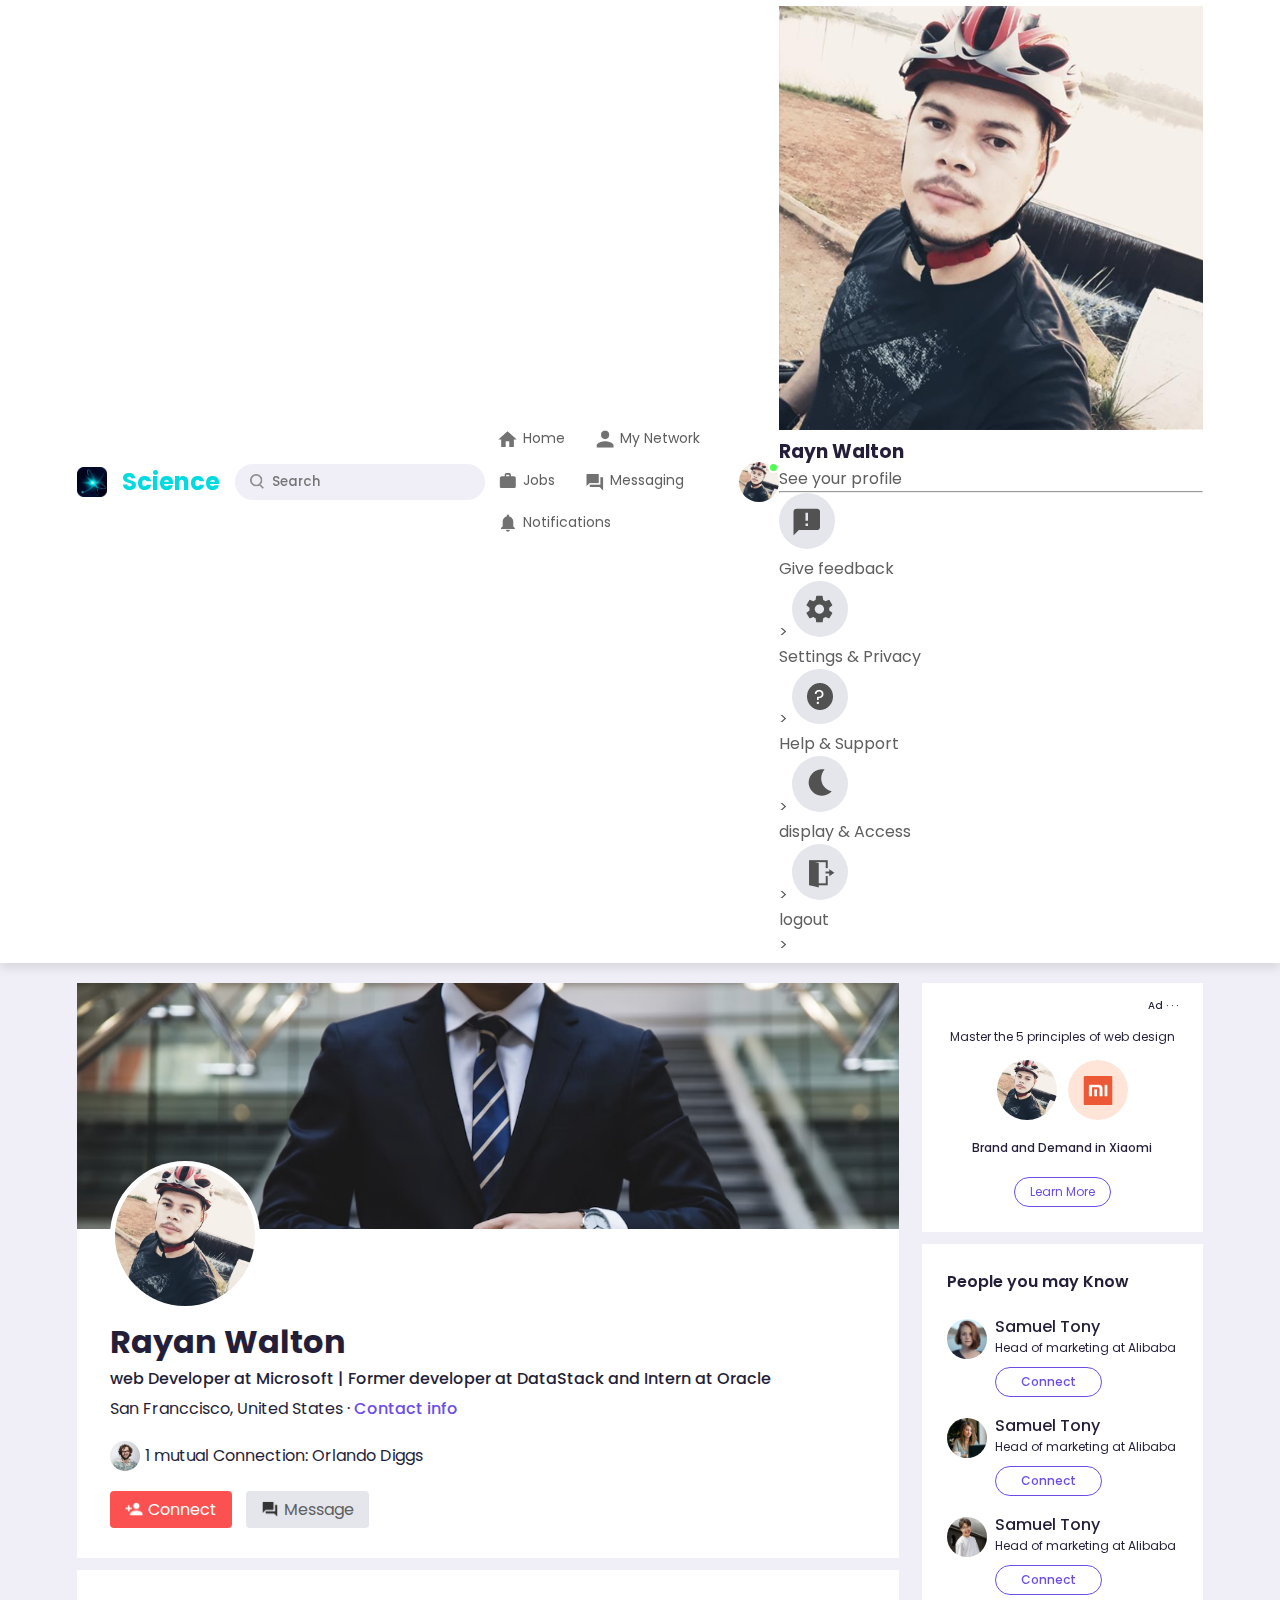
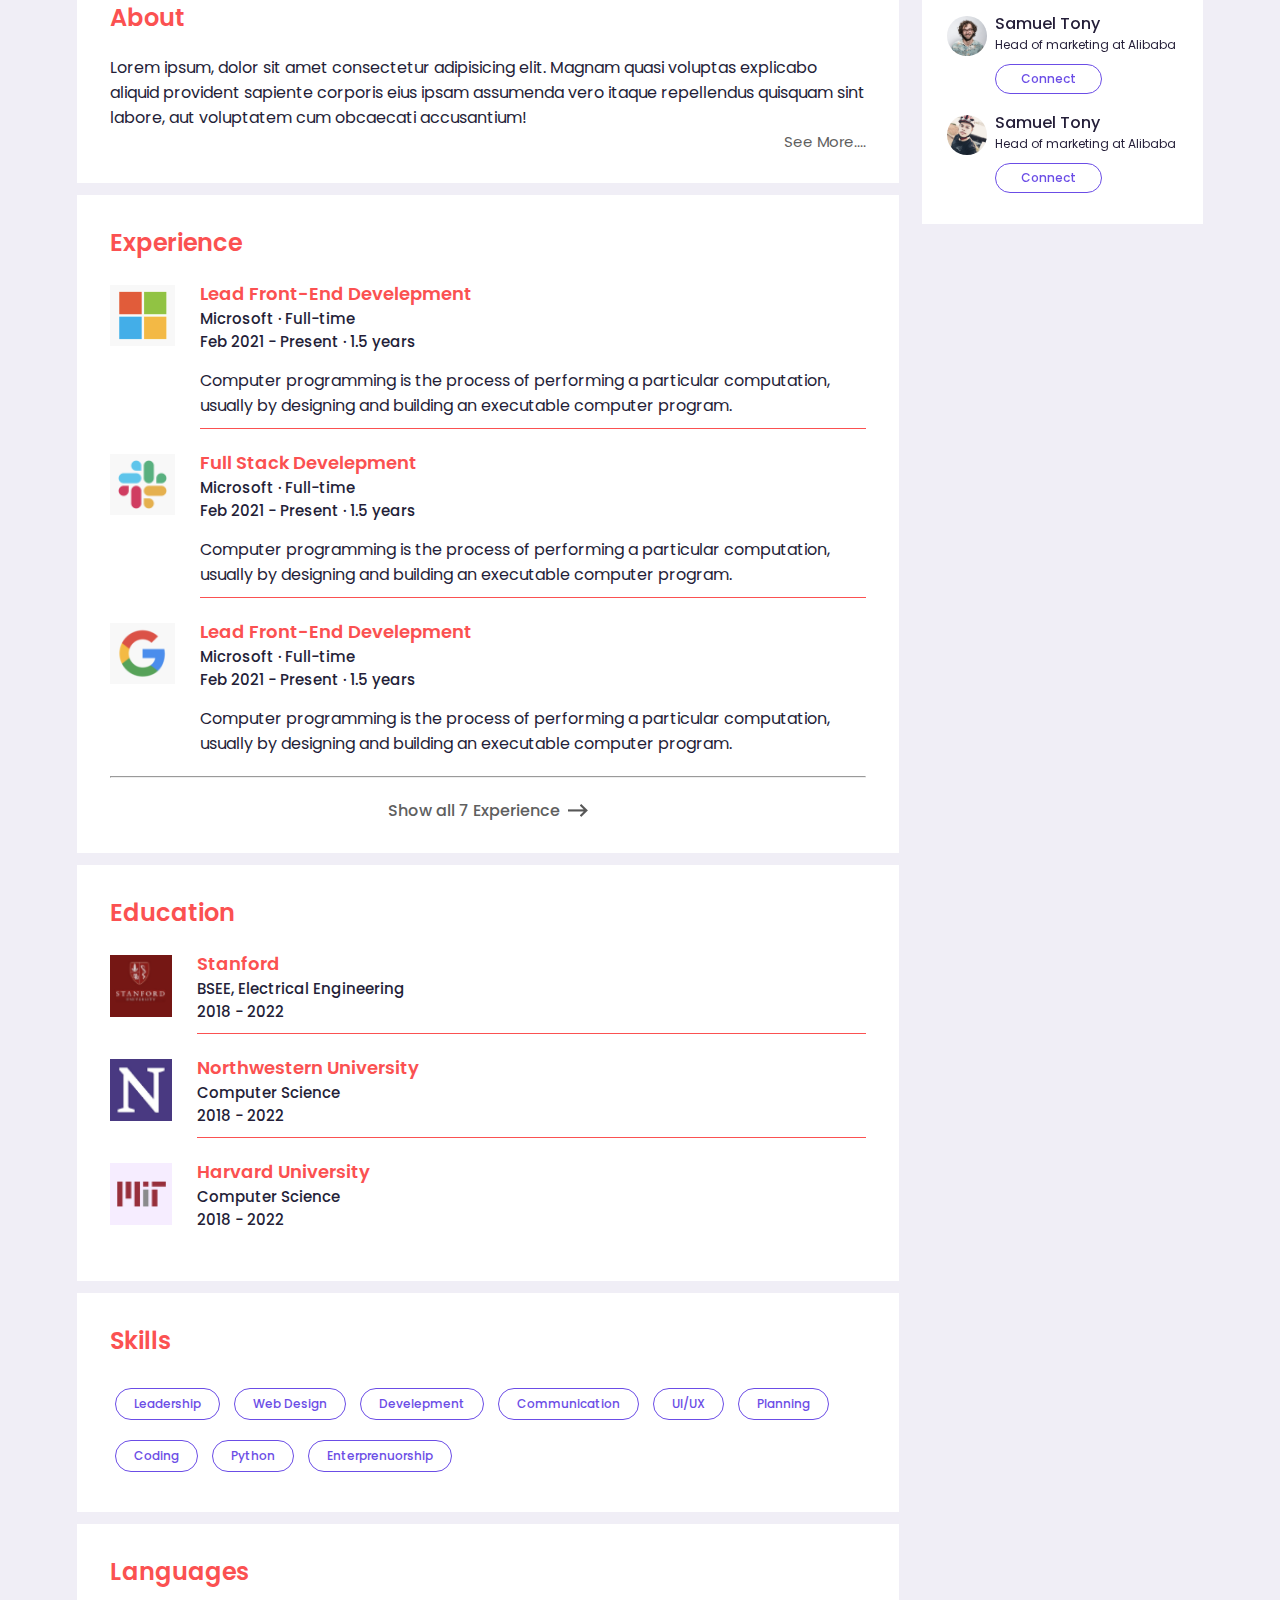
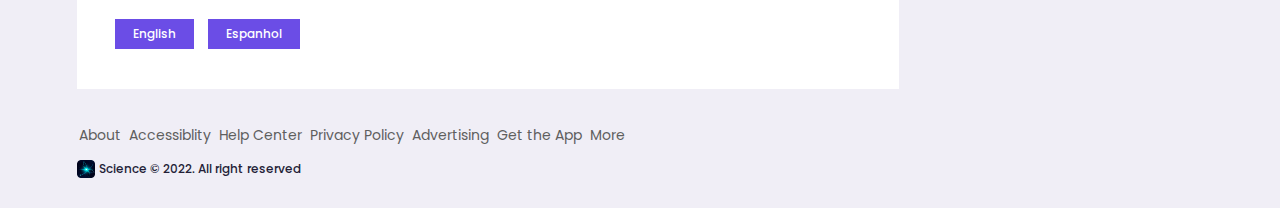
<file: profile.html>
<!DOCTYPE html>
<html lang="pt-br">
<head>
    <meta charset="UTF-8">
    <meta http-equiv="X-UA-Compatible" content="IE=edge">
    <meta name="viewport" content="width=device-width, initial-scale=1.0">
    <title>Science</title>
    <link rel="shortcut icon" href="images/social-logo.png" type="image/x-icon">
    <link rel="stylesheet" href="style/style.css">
    <link rel="stylesheet" href="style/right-sidebar.css">
    <link rel="stylesheet" href="style/main.css">
    <link rel="stylesheet" href="style/querys.css">
    <link rel="stylesheet" href="style/profile.css">
</head>
<body>
    <nav class="navbar">
        <div class="navbar-left">
            <a href="index.html" class="logo"><img src="images/social-logo.png" alt=""></a>
            <h2>Science</h2>

            <div class="search-box">
                <img src="images/search.png" alt="">
                <input type="text" placeholder="Search">
            </div>

        </div>

        <div class="navbar-center">
            <ul>
                <li><a href=""><img src="images/home.png" alt=""><span>Home</span></a></li>
                <li><a href=""><img src="images/network.png" alt=""><span>My Network</span></a></li>
                <li><a href=""><img src="images/jobs.png" alt=""><span>Jobs</span></a></li>
                <li><a href=""><img src="images/message.png" alt=""><span>Messaging</span></a></li>
                <li><a href=""><img src="images/notification.png" alt=""><span>Notifications</span></a></li>
            </ul>
        </div>

        <div class="navbar-right">
            <div class="online">
                <img src="images/user-1.png" alt="" class="nav-profile-img" onclick="toggleMenu()">
            </div>
        </div>
            <!-- ===============PROFILE-DROP-DOWN-MENU============== -->

            <div class="profile-menu-wrap" id="profileMenu">
                <div class="profile-menu">
                    <div class="user-info">
                        <img src="images/user-1.png" alt="">
                        <div>
                            <h3>Rayn Walton</h3>
                            <a href="#">See your profile</a>
                        </div>
                    </div>
                    <hr>
                    <a href="#" class="profile-menu-link">
                        <img src="images/feedback.png" alt="">
                        <p>Give feedback</p>
                        <span>></span>
                    </a>

                    <a href="#" class="profile-menu-link">
                        <img src="images/setting.png" alt="">
                        <p>Settings & Privacy</p>
                        <span>></span>
                    </a>

                    <a href="#" class="profile-menu-link">
                        <img src="images/help.png" alt="">
                        <p>Help & Support</p>
                        <span>></span>
                    </a>

                    <a href="#" class="profile-menu-link">
                        <img src="images/display.png" alt="">
                        <p>display & Access</p>
                        <span>></span>
                    </a>

                    <a href="#" class="profile-menu-link">
                        <img src="images/logout.png" alt="">
                        <p>logout</p>
                        <span>></span>
                    </a>

                </div>
            </div>

    </nav>

    <!-- ===============NAVBAR CLOSE=============== -->

    <div class="container">
        <div class="profile-main">
            <div class="profile-container">
                <img src="images/cover-pic.png" alt="" width="100%">
                <div class="profile-container-inner">
                    <img src="images/user-1.png" alt="" class="profile-pic">
                    <h1>Rayan Walton</h1>
                    <b>web Developer at Microsoft | Former developer at DataStack and Intern at Oracle</b>
                    <p>San Franccisco, United States &middot; <a href="#">Contact info</a></p>


                    <div class="mutual-connection">
                        <img src="images/user-2.png" alt="">
                        <span>1 mutual Connection: Orlando Diggs</span>
                    </div>
                    <div class="profile-btn">
                        <a href="#" class="primary-btn"><img src="images/connect.png" alt="">Connect</a>
                        <a href="#"><img src="images/chat.png" alt="">Message</a>
                    </div>
                </div>
            </div>

            <div class="profile-description">
                <h2>About</h2>
                <p>Lorem ipsum, dolor sit amet consectetur adipisicing elit. Magnam quasi voluptas explicabo aliquid provident sapiente corporis eius ipsam assumenda vero itaque repellendus quisquam sint labore, aut voluptatem cum obcaecati accusantium!</p>
                <a href="#" class="see-more-link">See More....</a>
            </div>

            <div class="profile-description">
                <h2>Experience</h2>
                <div class="profile-desc-row">
                    <img src="images/microsoft.png" alt="">
                    <div>
                        <h3>Lead Front-End Develepment</h3>
                        <b>Microsoft &middot; Full-time</b>
                        <b>Feb 2021 - Present &middot; 1.5 years</b>
                        <p>Computer programming is the process of performing a particular computation, usually by designing and building an executable computer program.</p>
                        <hr>

                    </div>
                </div>

                <div class="profile-desc-row">
                    <img src="images/slack.png" alt="">
                    <div>
                        <h3>Full Stack Develepment</h3>
                        <b>Microsoft &middot; Full-time</b>
                        <b>Feb 2021 - Present &middot; 1.5 years</b>
                        <p>Computer programming is the process of performing a particular computation, usually by designing and building an executable computer program.</p>
                        <hr>
                        
                    </div>
                </div>

                <div class="profile-desc-row">
                    <img src="images/google.png" alt="">
                    <div>
                        <h3>Lead Front-End Develepment</h3>
                        <b>Microsoft &middot; Full-time</b>
                        <b>Feb 2021 - Present &middot; 1.5 years</b>
                        <p>Computer programming is the process of performing a particular computation, usually by designing and building an executable computer program.</p>
                       
                        
                    </div>
                </div>
                <hr>
                <a href="#" class="experience-link">Show all 7 Experience <img src="images/right-arrow.png" alt=""></a>
            </div>

            <div class="profile-description">
                <h2>Education</h2>
                <div class="profile-desc-row">
                    <img src="images/stanford.png" alt="">
                    <div>
                        <h3>Stanford</h3>
                        <b>BSEE, Electrical Engineering</b>
                        <b>2018 - 2022</b>
                        <hr>
                    </div>
                </div>

                <div class="profile-desc-row">
                    <img src="images/north.png" alt="">
                    <div>
                        <h3>Northwestern University</h3>
                        <b>Computer Science</b>
                        <b>2018 - 2022</b>
                        <hr>
                    </div>
                </div>

                <div class="profile-desc-row">
                    <img src="images/mit.png" alt="">
                    <div>
                        <h3>Harvard University</h3>
                        <b>Computer Science</b>
                        <b>2018 - 2022</b>
                    </div>
                </div>
            </div>

            <div class="profile-description">
                <h2>Skills</h2>
                <a href="#Leadership" class="skills-btn">Leadership</a>
                <a href="#Leadership" class="skills-btn">Web Design</a>
                <a href="#Leadership" class="skills-btn">Develepment</a>
                <a href="#Leadership" class="skills-btn">Communication</a>
                <a href="#Leadership" class="skills-btn">UI/UX</a>
                <a href="#Leadership" class="skills-btn">Planning</a>
                <a href="#Leadership" class="skills-btn">Coding</a>
                <a href="#Leadership" class="skills-btn">Python</a>
                <a href="#Leadership" class="skills-btn">Enterprenuorship</a>
            </div>

            <div class="profile-description">
                <h2>Languages</h2>
                <a href="#Leadership" class="language-btn">English</a>
                <a href="#Leadership" class="language-btn">Espanhol</a>
            </div>

        </div>
        <!-- ================PROFILE-SIDEBAR=============== -->
        <div class="profile-sidebar">

            <div class="sidebar-ad">

                <small>Ad &middot; &middot; &middot;</small>
                <p>Master the 5 principles of web design</p>
                <div>
                    <img src="images/user-1.png" alt="">
                    <img src="images/mi-logo.png" alt="">
                </div>
                <b>Brand and Demand in Xiaomi</b>
                <a href="#" class="ad-link">Learn More</a>
            </div>

            <div class="sidebar-people">
                <h3>People you may Know</h3>
                <div class="sidebar-people-row">
                    <img src="images/user-3.png" alt="">
                    <div>
                        <h2>Samuel Tony</h2>
                        <p>Head of marketing at Alibaba</p>
                        <a href="#">Connect</a>
                    </div>
                </div>
                <div class="sidebar-people-row">
                    <img src="images/user-4.png" alt="">
                    <div>
                        <h2>Samuel Tony</h2>
                        <p>Head of marketing at Alibaba</p>
                        <a href="#">Connect</a>
                    </div>
                </div>

                <div class="sidebar-people-row">
                    <img src="images/user-5.png" alt="">
                    <div>
                        <h2>Samuel Tony</h2>
                        <p>Head of marketing at Alibaba</p>
                        <a href="#">Connect</a>
                    </div>
                </div>

                <div class="sidebar-people-row">
                    <img src="images/user-2.png" alt="">
                    <div>
                        <h2>Samuel Tony</h2>
                        <p>Head of marketing at Alibaba</p>
                        <a href="#">Connect</a>
                    </div>
                </div>

                <div class="sidebar-people-row">
                    <img src="images/user-1.png" alt="">
                    <div>
                        <h2>Samuel Tony</h2>
                        <p>Head of marketing at Alibaba</p>
                        <a href="#">Connect</a>
                    </div>
                </div>
            </div>

        </div>
    </div>

    <div class="profile-footer">
        <div class="sidebar-useful-links">
            <a href="#">About</a>
            <a href="#">Accessiblity</a>
            <a href="#">Help Center</a>
            <a href="#">Privacy Policy</a>
            <a href="#">Advertising</a>
            <a href="#">Get the App</a>
            <a href="#">More</a>

            <div class="copyright-msg">
                <img src="images/social-logo.png" alt="">
                <p>Science &#169; 2022. All right reserved</p>
            </div>
        </div>
    </div>


    <script src="script.js"></script>

</body>
</html>
</file>
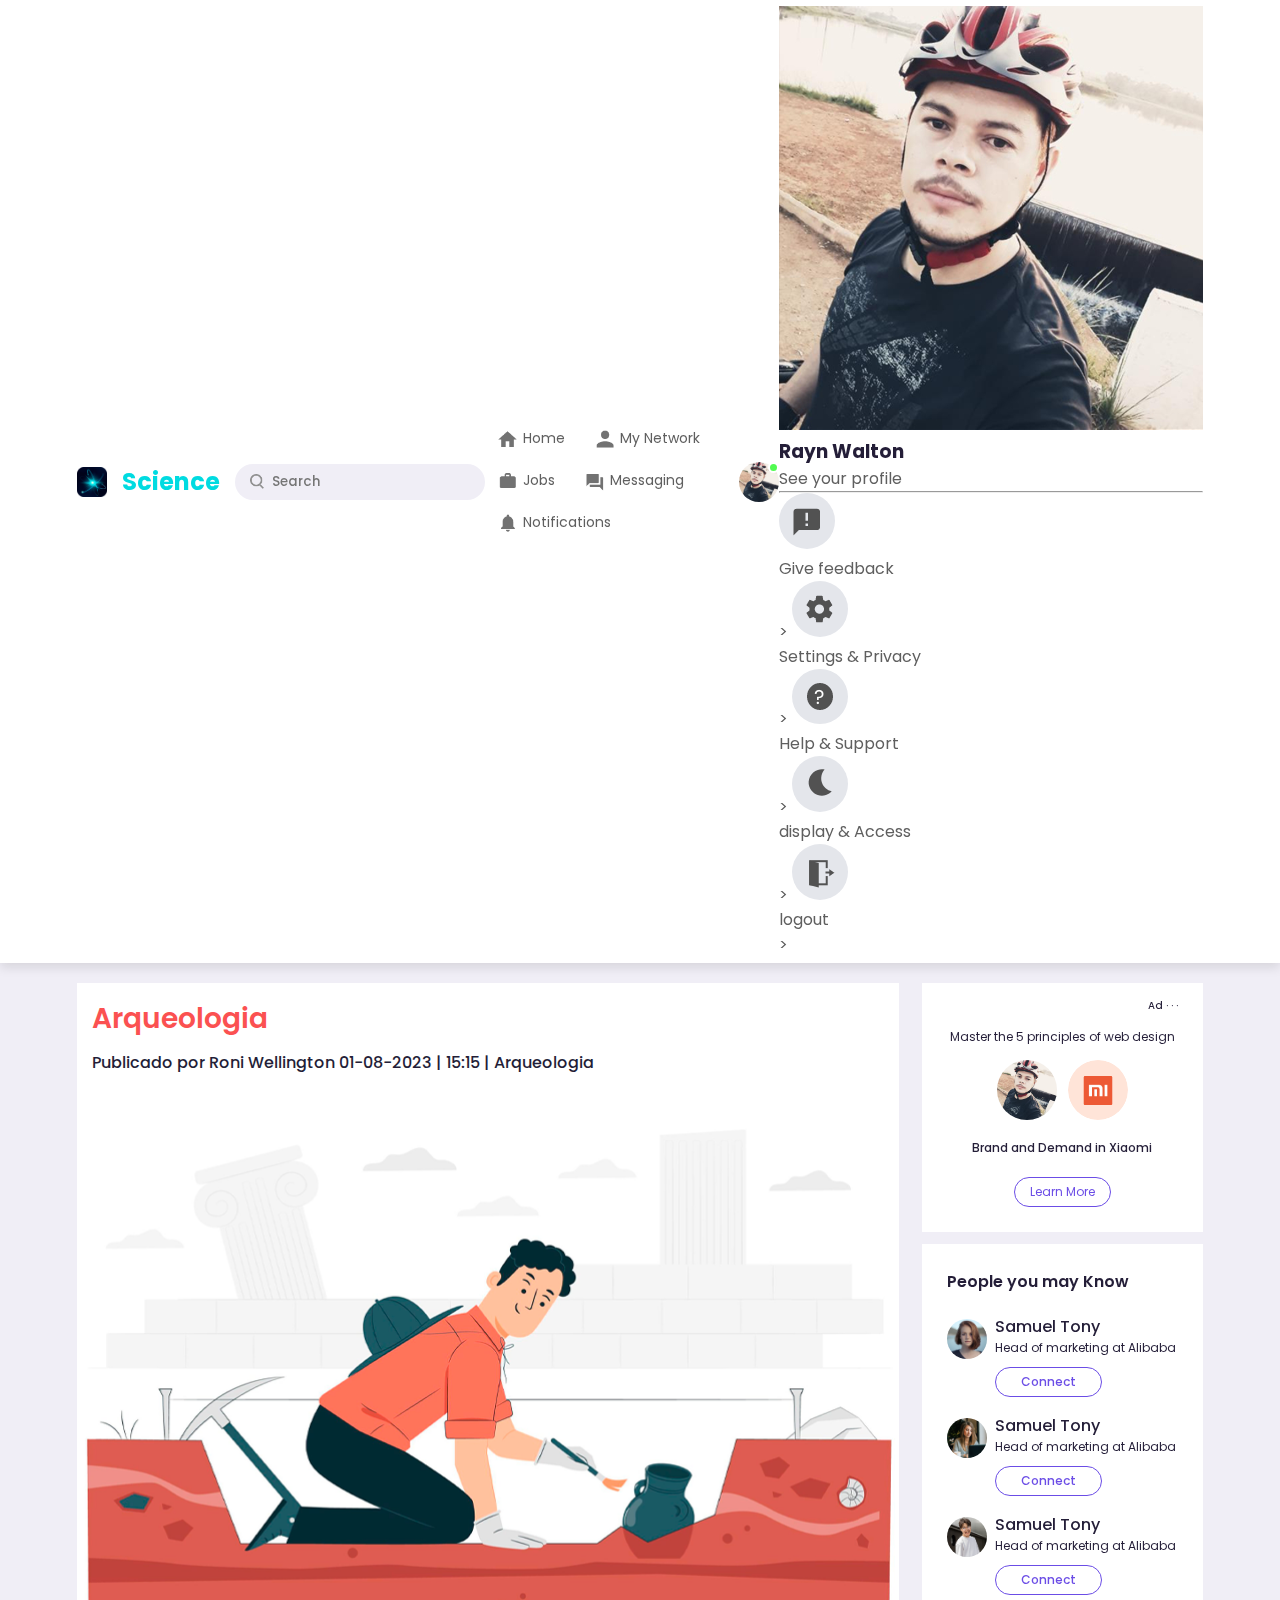
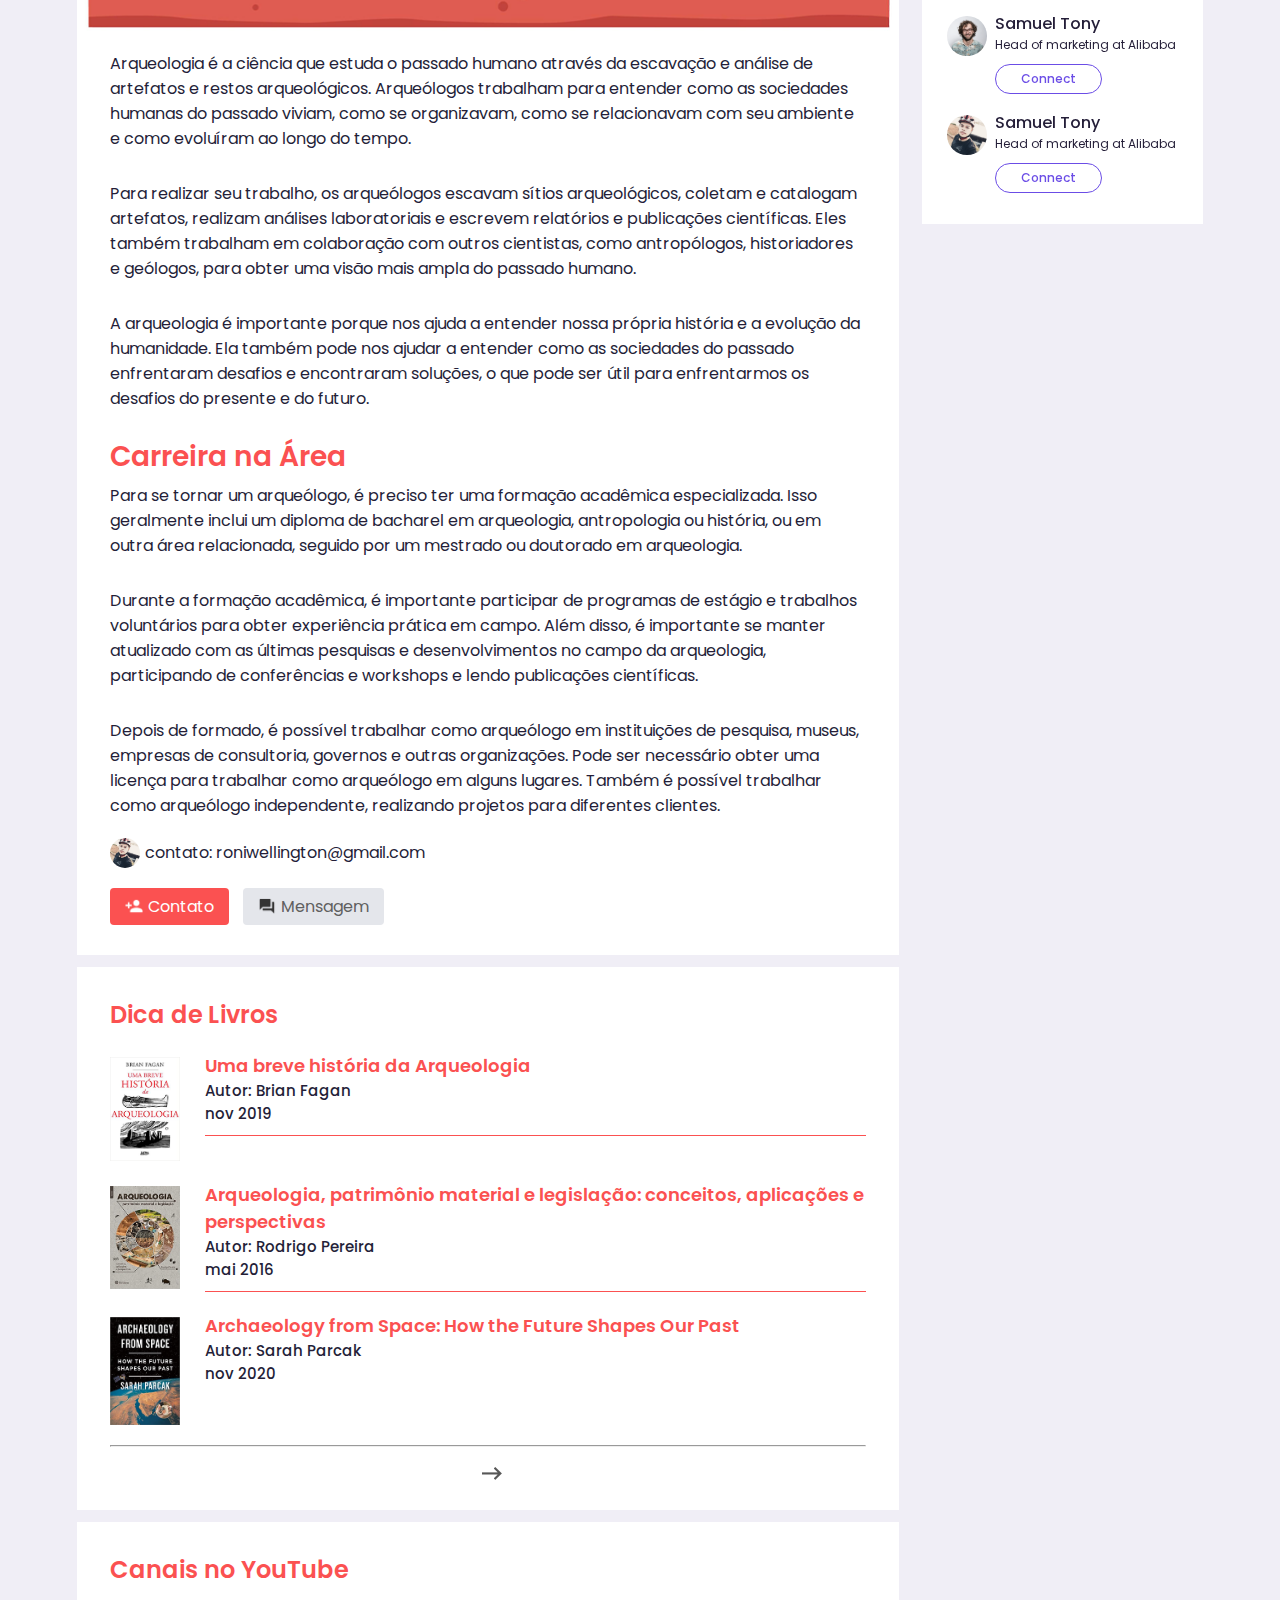
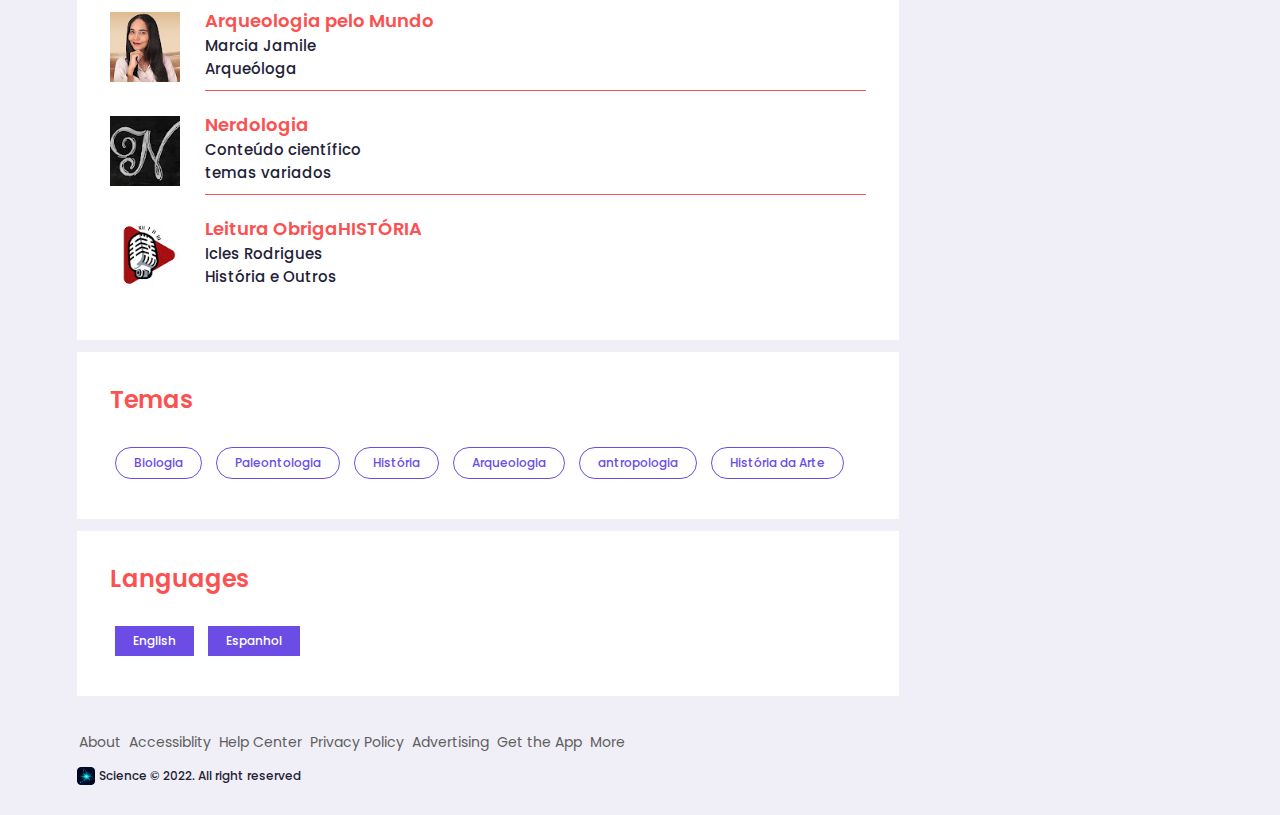
<file: arquiologia/oQueArqueologia.html>
<!DOCTYPE html>
<html lang="pt-br">
<head>
    <meta charset="UTF-8">
    <meta http-equiv="X-UA-Compatible" content="IE=edge">
    <meta name="viewport" content="width=device-width, initial-scale=1.0">
    <title>Science</title>
    <link rel="shortcut icon" href="../images/social-logo.png" type="image/x-icon">
    <link rel="stylesheet" href="../style/style.css">
    <link rel="stylesheet" href="../style/right-sidebar.css">
    <link rel="stylesheet" href="../style/main.css">
    <link rel="stylesheet" href="../style/querys.css">
    <link rel="stylesheet" href="../style/profile.css">
</head>
<body>
    <nav class="navbar">
        <div class="navbar-left">
            <a href="../index.html" class="logo"><img src="../images/social-logo.png" alt=""></a>
            <h2>Science</h2>

            <div class="search-box">
                <img src="../images/search.png" alt="">
                <input type="text" placeholder="Search">
            </div>

        </div>

        <div class="navbar-center">
            <ul>
                <li><a href="../index.html"><img src="../images/home.png" alt=""><span>Home</span></a></li>
                <li><a href=""><img src="../images/network.png" alt=""><span>My Network</span></a></li>
                <li><a href=""><img src="../images/jobs.png" alt=""><span>Jobs</span></a></li>
                <li><a href=""><img src="../images/message.png" alt=""><span>Messaging</span></a></li>
                <li><a href=""><img src="../images/notification.png" alt=""><span>Notifications</span></a></li>
            </ul>
        </div>

        <div class="navbar-right">
            <div class="online">
                <img src="../images/user-1.png" alt="" class="nav-profile-img" onclick="toggleMenu()">
            </div>
        </div>
            <!-- ===============PROFILE-DROP-DOWN-MENU============== -->

            <div class="profile-menu-wrap" id="profileMenu">
                <div class="profile-menu">
                    <div class="user-info">
                        <img src="../images/user-1.png" alt="">
                        <div>
                            <h3>Rayn Walton</h3>
                            <a href="#">See your profile</a>
                        </div>
                    </div>
                    <hr>
                    <a href="#" class="profile-menu-link">
                        <img src="../images/feedback.png" alt="">
                        <p>Give feedback</p>
                        <span>></span>
                    </a>

                    <a href="#" class="profile-menu-link">
                        <img src="../images/setting.png" alt="">
                        <p>Settings & Privacy</p>
                        <span>></span>
                    </a>

                    <a href="#" class="profile-menu-link">
                        <img src="../images/help.png" alt="">
                        <p>Help & Support</p>
                        <span>></span>
                    </a>

                    <a href="#" class="profile-menu-link">
                        <img src="../images/display.png" alt="">
                        <p>display & Access</p>
                        <span>></span>
                    </a>

                    <a href="#" class="profile-menu-link">
                        <img src="../images/logout.png" alt="">
                        <p>logout</p>
                        <span>></span>
                    </a>

                </div>
            </div>

    </nav>

    <!-- ===============NAVBAR CLOSE=============== -->

    <div class="container">
        <div class="profile-main">

            <!-- ============conteudo-post============== -->
            <div class="profile-container">
                <div class="profile-titulo">
                    <h2>Arqueologia</h2>
                    <b>Publicado por Roni Wellington 01-08-2023 | 15:15 | Arqueologia</b>
                </div>
                <img src="../images/post-image-1.png" alt="" width="100%">
                <div class="profile-container-inner">
                    <!-- <img src="../images/user-1.png" alt="" class="profile-pic"> -->
                    <!-- <h2>Arqueologia</h2>
                    <b>Publicado por Roni Wellington 01-08-2023 | 15:15 | Arqueologia</b><br><br> -->
                    <p>Arqueologia é a ciência que estuda o passado humano através da escavação e análise de artefatos e restos arqueológicos. Arqueólogos trabalham para entender como as sociedades humanas do passado viviam, como se organizavam, como se relacionavam com seu ambiente e como evoluíram ao longo do tempo.</p>
                    <br>
                    <p>Para realizar seu trabalho, os arqueólogos escavam sítios arqueológicos, coletam e catalogam artefatos, realizam análises laboratoriais e escrevem relatórios e publicações científicas. Eles também trabalham em colaboração com outros cientistas, como antropólogos, historiadores e geólogos, para obter uma visão mais ampla do passado humano.</p>
                    <br>
                    <p>A arqueologia é importante porque nos ajuda a entender nossa própria história e a evolução da humanidade. Ela também pode nos ajudar a entender como as sociedades do passado enfrentaram desafios e encontraram soluções, o que pode ser útil para enfrentarmos os desafios do presente e do futuro.</p>
                    <br>
                    <h2>Carreira na Área</h2>
                    <p>Para se tornar um arqueólogo, é preciso ter uma formação acadêmica especializada. Isso geralmente inclui um diploma de bacharel em arqueologia, antropologia ou história, ou em outra área relacionada, seguido por um mestrado ou doutorado em arqueologia.</p>
                    <br>
                    <p>Durante a formação acadêmica, é importante participar de programas de estágio e trabalhos voluntários para obter experiência prática em campo. Além disso, é importante se manter atualizado com as últimas pesquisas e desenvolvimentos no campo da arqueologia, participando de conferências e workshops e lendo publicações científicas.</p>
                    <br>
                    <p>Depois de formado, é possível trabalhar como arqueólogo em instituições de pesquisa, museus, empresas de consultoria, governos e outras organizações. Pode ser necessário obter uma licença para trabalhar como arqueólogo em alguns lugares. Também é possível trabalhar como arqueólogo independente, realizando projetos para diferentes clientes.</p>

                    <div class="mutual-connection">
                        <img src="../images/user-1.png" alt="">
                        <span>contato: roniwellington@gmail.com</span>
                    </div>
                    <div class="profile-btn">
                        <a href="#" class="primary-btn"><img src="../images/connect.png" alt="">Contato</a>
                        <a href="#"><img src="../images/chat.png" alt="">Mensagem</a>
                    </div>
                </div>
            </div>

            <!-- <div class="profile-description">
                <h2>About</h2>
                <p>Lorem ipsum, dolor sit amet consectetur adipisicing elit. Magnam quasi voluptas explicabo aliquid provident sapiente corporis eius ipsam assumenda vero itaque repellendus quisquam sint labore, aut voluptatem cum obcaecati accusantium!</p>
                <a href="#" class="see-more-link">See More....</a>
            </div> -->

            <div class="profile-description">
                <h2>Dica de Livros</h2>
                <div class="profile-desc-row">
                    <img src="../images/livro-arqui.png" alt="">
                    <div>
                        <h3>Uma breve história da Arqueologia</h3>
                        <b>Autor: Brian Fagan</b>
                        <b>nov 2019</b>
                        <hr>

                    </div>
                </div>

                <div class="profile-desc-row">
                    <img src="../images/livro-arqui-02.jpg" alt="">
                    <div>
                        <h3>Arqueologia, patrimônio material e legislação: conceitos, aplicações e perspectivas</h3>
                        <b>Autor: Rodrigo Pereira</b>
                        <b>mai 2016</b>
                        <hr>
                        
                    </div>
                </div>

                <div class="profile-desc-row">
                    <img src="../images/livro-arqui-03.jpg" alt="">
                    <div>
                        <h3>Archaeology from Space: How the Future Shapes Our Past</h3>
                        <b>Autor: Sarah Parcak</b>
                        <b>nov 2020</b>
                    </div>
                </div>
                <hr>
                <a href="#" class="experience-link"><img src="../images/right-arrow.png" alt=""></a>
            </div>

            <div class="profile-description">
                <h2>Canais no YouTube</h2>
                <div class="profile-desc-row">
                    <img src="../images/arqui-youtube.jpg" alt="">
                    <div>
                        <h3>Arqueologia pelo Mundo</h3>
                        <b>Marcia Jamile</b>
                        <b>Arqueóloga</b>
                        <hr>
                    </div>
                </div>

                <div class="profile-desc-row">
                    <img src="../images/unnamed.jpg" alt="">
                    <div>
                        <h3>Nerdologia</h3>
                        <b>Conteúdo científico</b>
                        <b>temas variados</b>
                        <hr>
                    </div>
                </div>

                <div class="profile-desc-row">
                    <img src="../images/unnamed (1).jpg" alt="">
                    <div>
                        <h3>Leitura ObrigaHISTÓRIA</h3>
                        <b> Icles Rodrigues</b>
                        <b>História e Outros</b>
                    </div>
                </div>
            </div>

            <div class="profile-description">
                <h2>Temas</h2>
                <a href="#Leadership" class="skills-btn">Biologia</a>
                <a href="#Leadership" class="skills-btn">Paleontologia</a>
                <a href="#Leadership" class="skills-btn">História</a>
                <a href="#Leadership" class="skills-btn">Arqueologia</a>
                <a href="#Leadership" class="skills-btn">antropologia</a>
                <a href="#Leadership" class="skills-btn">História da Arte</a>
            </div>

            <div class="profile-description">
                <h2>Languages</h2>
                <a href="#Leadership" class="language-btn">English</a>
                <a href="#Leadership" class="language-btn">Espanhol</a>
            </div>

        </div>
        <!-- ================PROFILE-SIDEBAR=============== -->
        <div class="profile-sidebar">

            <div class="sidebar-ad">

                <small>Ad &middot; &middot; &middot;</small>
                <p>Master the 5 principles of web design</p>
                <div>
                    <img src="../images/user-1.png" alt="">
                    <img src="../images/mi-logo.png" alt="">
                </div>
                <b>Brand and Demand in Xiaomi</b>
                <a href="#" class="ad-link">Learn More</a>
            </div>

            <div class="sidebar-people">
                <h3>People you may Know</h3>
                <div class="sidebar-people-row">
                    <img src="../images/user-3.png" alt="">
                    <div>
                        <h2>Samuel Tony</h2>
                        <p>Head of marketing at Alibaba</p>
                        <a href="#">Connect</a>
                    </div>
                </div>
                <div class="sidebar-people-row">
                    <img src="../images/user-4.png" alt="">
                    <div>
                        <h2>Samuel Tony</h2>
                        <p>Head of marketing at Alibaba</p>
                        <a href="#">Connect</a>
                    </div>
                </div>

                <div class="sidebar-people-row">
                    <img src="../images/user-5.png" alt="">
                    <div>
                        <h2>Samuel Tony</h2>
                        <p>Head of marketing at Alibaba</p>
                        <a href="#">Connect</a>
                    </div>
                </div>

                <div class="sidebar-people-row">
                    <img src="../images/user-2.png" alt="">
                    <div>
                        <h2>Samuel Tony</h2>
                        <p>Head of marketing at Alibaba</p>
                        <a href="#">Connect</a>
                    </div>
                </div>

                <div class="sidebar-people-row">
                    <img src="../images/user-1.png" alt="">
                    <div>
                        <h2>Samuel Tony</h2>
                        <p>Head of marketing at Alibaba</p>
                        <a href="#">Connect</a>
                    </div>
                </div>
            </div>

        </div>
    </div>

    <div class="profile-footer">
        <div class="sidebar-useful-links">
            <a href="#">About</a>
            <a href="#">Accessiblity</a>
            <a href="#">Help Center</a>
            <a href="#">Privacy Policy</a>
            <a href="#">Advertising</a>
            <a href="#">Get the App</a>
            <a href="#">More</a>

            <div class="copyright-msg">
                <img src="../images/social-logo.png" alt="">
                <p>Science &#169; 2022. All right reserved</p>
            </div>
        </div>
    </div>


    <script src="../script.js"></script>

</body>
</html>
</file>
<file: style/style.css>
@import url('https://fonts.googleapis.com/css2?family=Poppins:wght@300;400;500;600;&display=swap');

:root {
    --color-white: hsl(252, 30%, 100%);
    --color-light: hsl(252, 30%, 95%);
    --color-gray: hsl(252, 15%, 65%);
    --color-primary: hsl(252, 75%, 60%);
    --color-secondary: hsl(252, 100%, 90%);
    --color-success: hsl(120, 95%, 65%);
    --color-danger: hsl(0, 95%, 65%);
    --color-dark: hsl(252, 30%, 17%);
    --color-black: hsl(252, 30%, 10%);


    --border-radius: 2rem;
    --card-border-radius: 1rem;
    --btn-padding: 0.6rem 2rem;
    --search-padding: 0.6rem 1rem;
    --card-padding: 1rem;

    --sticky-top-left: 5.4rem;
    --sticky-top-right: -18rem;

}



*{
    margin: 0;
    padding: 0;
    font-family: 'Poppins',sans-serif;
    box-sizing: border-box;
}

body {
    background: var(--color-light);
    color: var(--color-dark);
}

a {
    text-decoration: none;
    color: #5f5f5f;
}

.navbar{
    display: flex;
    align-items: center;
    justify-content: space-between;
    background: var(--color-white);
    padding: 6px 6%;
    position: sticky;
    top: 0;
    z-index: 100;
    box-shadow: 0 5px 10px rgba(0, 0, 0, 0.1);
}

.logo img {
    width: 30px;
    margin-right: 15px;
    display: block;
}

.navbar-center ul li {
    display: inline-block;
    list-style: none;
}

.navbar-center ul li a {
    display: flex;
    align-items: center;
    font-size: 14px;
    margin: 5px 8px;
    padding-right: 5px;
    position: relative;
}


.navbar-center ul li a img {
    width: 30px;
}

.navbar-center ul li a::after{
    content: '';
    width: 0;
    height: 2px;
    background: var(--color-primary);
    position: absolute;
    bottom: -15px;
    transition: width 0.3s;
}

.navbar-center ul li a:hover::after{
    width: 100%;
}

.nav-profile-img {
    width: 40px;
    border-radius: 50%;
    display: block;
    cursor: pointer;
    position: relative;
}

.online {
    position: relative;

}

.online::after {
    content: '';
    width: 7px;
    height: 7px;
    border: 2px solid var(--color-white);
    border-radius: 50%;
    right: 0;
    top: 0;
    background: var(--color-success);
    position: absolute;
}

.search-box{
    background: var(--color-light);
    width: 250px;
    border-radius: 20px;
    display: flex;
    align-items: center;
    padding: 0 15px;
}

.navbar-left{
    display: flex;
    align-items: center;
}

.navbar-left > h2{
    padding-right: 15px;
    color: #00dbe1;
    /* color: #001030; */
}

.search-box img {
    width: 14px;
}

.search-box input {
    width: 100%;
    background: transparent;
    padding: 8px;
    outline: none;
    border: 0;
}

/* ===========NAVBAR END============= */

.container {
    padding: 20px 6%;
    display: flex;
    flex-wrap: wrap;
    justify-content: space-between;
}

/* ===========LEFT-SIDEBAR============= */

.left-sidebar {
    flex-basis: 25%;
    align-self: flex-start;
    position: sticky;
    top: 73px;
}

.sidebar-profile-box {
    background: var(--color-white);
}

.sidebar-profile-info{
    padding: 0 25px;
}

.sidebar-profile-info img {
    width: 90px;
    border-radius: 50%;
    background: var(--color-white);
    padding: 4px;
    margin-top: -45px;

}

.sidebar-profile-info h1 {
    font-size: 20px;
    font-weight: 600;
    color: var(--color-dark);
}

.sidebar-profile-info h3 {
    font-size: 14px;
    font-weight: 500;
    color: var(--color-dark);
}

.sidebar-profile-info ul {
    list-style: none;
    margin: 20px 0;
}

.sidebar-profile-info ul li {
    width: 100%;
    margin: 5px 0;
    font-size: 13px;
}

.sidebar-profile-info ul li span {
    float: right;
    color: var(--color-primary);
}

.sidebar-profile-link {
    display: flex;
    align-items: center;
    border-top: 1px solid var(--color-secondary);
}

.sidebar-profile-link a {
    flex-basis: 50%;
    display: flex;
    align-items: center;
    justify-content: center;
    padding: 15px 0;
    font-size: 13px;
    border-left: 1px solid var(--color-gray);
}

.sidebar-profile-link a:first-child {
    border-left: 0;
}

.sidebar-profile-link a img {
    width: 20px;
    margin-right: 10px;
}

.sidebar-activity {
    background: var(--color-white);
    padding: 5px 25px;
    margin: 12px 0;
}

.sidebar-activity h3 {
    color: var(--color-primary);
    font-size: 14px;
    font-weight: 500;
    margin: 20px 0 10px;
}

.sidebar-activity a {
    display: flex;
    align-items: center;
    font-size: 12px;
    font-weight: 500;
    color: var(--color-primary);
    margin: 3px 0;
}

.sidebar-activity a img {
    width: 20px;
    margin-right: 10px;
}

.discover-more-link {
    border-top: 1px solid var(--color-gray);
    text-align: center;
    margin-top: 20px;
    margin-left: -25px;
    margin-right: -25px;
}

.discover-more-link  a {
    color: var(--color-primary);
    display: inline-block;
    margin: 10px 0;
}
</file>
<file: style/right-sidebar.css>
/* ===========RIGHT-SIDEBAR============= */

.right-sidebar {
    flex-basis: 25%;
    align-self: flex-start;
    position: sticky;
    top: 73px;
}

.sidebar-news {
    background: var(--color-white);
    padding: 10px 25px;
}

.info-icon {
    width: 15px;
    float: right;
    margin-top: 15px;
}

.sidebar-news h3 {
    font-size: 18px;
    font-weight: 600;
    color: var(--color-dark);
    margin: 10px 0 30px;
}

.sidebar-news a {
    display: block;
    font-size: 12px;
    font-weight: 600;
    margin-top: 10px;
    margin-bottom: -5px;
}

.sidebar-news span {
    font-size: 12px;
}

.sidebar-news .read-more-link {
    color: var(--color-primary);
    font-weight: 500;
    margin: 20px 0 10px;
}

.sidebar-ad {
    background: var(--color-white);
    padding: 15px 25px;
    text-align: center;
    margin: 12px 0;
    font-size: 12px;
}

.sidebar-ad img {
    width: 60px;
    border-radius: 50%;
    margin: 4px;
}

.sidebar-ad small {
    float: right;
    font-weight: 500;
}

.sidebar-ad p {
    margin-top: 30px;
    margin-bottom: 10px;
}
.sidebar-ad b {
    display: block;
    font-weight: 500;
    margin-top: 10px;
}

.ad-link {
    display: inline-block;
    border: 1px solid var(--color-primary);
    border-radius: 30px;
    padding: 5px 15px;
    color: var(--color-primary);
    margin: 20px auto 10px;
}
.sidebar-useful-links {
    padding: 15px 25px;
    text-align: center;
}

.sidebar-useful-links a {
    display: inline-block;
    font-size: 14px;
    margin: 4px 2px;
}

.copyright-msg {
    display: flex;
    align-items: center;
    justify-content: center;
    font-size: 12px;
    margin-top: 10px;
    font-weight: 500;
}

.copyright-msg img {
    width: 18px;
    margin-right: 4px;
}
</file>
<file: style/main.css>
/* ===========MAIN-CONTENT============= */

.main-content {
    flex-basis: 47%;
}
.create-post {
    background: var(--color-white);
}

.create-post-input {
    padding: 20px 25px 10px;
    display: flex;
    align-items: flex-start;
}

.create-post-input img {
    width: 35px;
    border-radius: 50%;
    margin-right: 10px;
}

.create-post-input textarea {
    width: 100%;
    border: 0;
    outline: 0;
    resize: none;
    background: transparent;
    margin-top: 8px;
}

::placeholder {
    font-weight: 500;
}

.create-post-links {
    display: flex;
    align-items: flex-start;
}

.create-post-links li {
    list-style: none;
    border-top: 1px solid var(--color-primary);
    border-right: 1px solid var(--color-primary);
    flex-basis: 25%;
    height: 40px;
    font-size: 13px;
    display: flex;
    align-items: center;
    justify-content: center;
    cursor: pointer;
}

.create-post-links li img{
    width: 15px;
    margin-right: 5px;
}

.create-post-links li:last-child{
    background: var(--color-primary);
    color: var(--color-white);
    border-top: 0;
    border-right: 0;
}

.sort-by {
    display: flex;
    align-items: center;
    margin: 10px 0;
}

.sort-by hr {
    flex: 1;
    border: 0;
    height: 1px;
    background: var(--color-primary);
}

.sort-by p {
    font-size: 13px;
    padding-left: 5px;
}

.sort-by p span {
    font-weight: 600;
    cursor: pointer;
    color: var(--color-primary);
}

.sort-by p span img {
    width: 12px;
    margin-left: 3px;  
}

.post {
    background: var(--color-white);
    padding: 20px 25px 5px;
    margin: 5px 0 15px;
}

.post-author {
    display: flex;
    align-items: flex-start;
    margin-bottom: 20px;
}

.post-author img {
    width: 35px;
    border-radius: 50%;
    margin-right: 10px;
    margin-top: 5px;
}

.post-author h3 {
    font-size: 16px;
    font-weight: 600;
    color: var(--color-dark);
    
}

.post h2 {
    margin-bottom: 10px;
    font-size: 17px;
}


.post-author small {
    display: block;
    margin-bottom: -2px;
}

.post p {
    font-size: 15px;
    margin-bottom: 15px;
}

.post-stats{
    display: flex;
    flex-wrap: wrap;
    align-items: center;
    justify-content: space-between;
    font-size: 12px;
    border-bottom: 1px solid var(--color-gray);
    padding-bottom: 6px;
}

.post-stats div {
    display: flex;
    align-items: center;
}

.post-stats img {
    width: 15px;
    margin-right: -5px;
}

.liked-users {
    margin-left: 10px;
}

.post-activity {
    display: flex;
    align-items: center;
    justify-content: space-between;
    padding: 10px 0;
    font-size: 14px;
    font-weight: 500;
}

.post-activity div {
    display: flex;
    align-items: center;
}

.post-activity-user-icon {
    width: 22px;
    border-radius: 50%;
}

.post-activity-arrow-icon {
    width: 12px;
    margin-left: 5px;
}

.post-activity-link img {
    width: 18px;
    margin-right: 8px;
}
</file>
<file: style/querys.css>
/* =================================
===MEDIA QUERIES FOR SMALL LAPTOPS AND BIG TABLETS ===================*/

@media screen and (max-width: 1200px){
    .container {
        width: 96%;
    }

    main .container {
        grid-template-columns: 5rem auto 30vw;
        gap: 1rem;
    }

    .left {
        width: 5rem;
        z-index: 5;
    }

    main .container .left .profile {
        display: none;
    }

    .sidebar h3 {
        display: none;
    }

    .left .btn {
        display: none;
    }
}

/* =================================
===MEDIA QUERIES FOR SMALL TABLETS AND BIG PHONES ===================*/

@media screen and (max-width: 992px){
    nav .search-bar {
        display: none;
    }

    main .container {
        grid-template-columns: 0 auto 5rem;
        gap: 0;
    }

    main .container .left {
        grid-column: 3/4;
        position: fixed;
        bottom: 0;
        right: 0;
    }

    /* =============NOTIFICATION POPUP============ */
    .left .notifications-popup {
        position: absolute;
        left: -20rem;
        width: 20rem;
    }

    .left .notifications-popup::before {
        display: absolute;
        top: 1.3rem;
        left: calc(20rem - 0.6rem);
        display: block;
    }

    main .container .middle {
        grid-column: 1/3;
    }

    main .container .right {
        display: none;
    }
}


@media screen and (max-width: 528px){

    .container {
        width: 100%;
    }

    .botao{
        display: none;
    }

    .sidebar{
        display: none;
    }

    nav .search-bar {
        display: none;
    }

    main .container {
        grid-template-columns: 0 auto 5rem;
        gap: 0;
    }

    main .container .left {
        grid-column: 3/4;
        position: fixed;
        bottom: 0;
        right: 0;
    }

    /* =============NOTIFICATION POPUP============ */
    .left .notifications-popup {
        position: absolute;
        left: -20rem;
        width: 20rem;
    }

    .left .notifications-popup::before {
        display: absolute;
        top: 1.3rem;
        left: calc(20rem - 0.6rem);
        display: block;
    }

    main .container .middle {
        grid-column: 1/3;
    }

    main .container .right {
        display: none;
    }
}
</file>
<file: style/profile.css>
/* ==============PROFILE-PAGE================ */

.profile-main {
    flex-basis: 73%;
}

.profile-sidebar {
    flex-basis: 25%;
    align-self: flex-start;
    position: sticky;
    top: 73px;
}

.profile-container {
    background: var(--color-white);
}

.profile-container-inner {
    padding: 0 4% 10px;
}

.profile-pic {
    width: 150px;
    border-radius: 50%;
    margin-top: -75px;
    padding: 5px;
    background: var(--color-white);
}

.profile-titulo{
    padding: 15px;
}

.profile-titulo h2 {
    margin-bottom: 10px;
}

.profile-container h2 {
    font-size: 28px;
    font-weight: 600;
    color: var(--color-danger);
    
}

.profile-container b {
    font-weight: 500;
}

.profile-container p {
    margin-top: 5px;
}

.profile-container p a {
    color: var(--color-primary);
    font-weight: 500;
}

.mutual-connection {
    display: flex;
    align-items: center;
    margin: 20px 0;
}

.mutual-connection img {
    width: 30px;
    border-radius: 50%;
    margin-right: 5px;
}

.profile-btn {
    margin: 20px 0;
}

.profile-btn a {
    display: inline-flex;
    align-items: center;
    background: #e4e6eb;
    padding: 6px 15px;
    border-radius: 4px;
    margin-right: 10px;
}

.profile-btn img {
    width: 18px;
    margin-right: 5px;
}

.profile-btn .primary-btn {
    background: var(--color-danger);
    color: var(--color-white);
}

.profile-description {
    background: var(--color-white);
    padding: 20px 4% 30px;
    margin: 12px 0;

}

.profile-description h2 {
    color: var(--color-danger);
    margin: 10px 0 20px;
    font-weight: 600;
}

.see-more-link {
    display: block;
    text-align: right;
    font-size: 15px;
}

.profile-desc-row {
    display: flex;
    align-items: flex-start;
    margin: 20px 0;
}

.profile-desc-row img {
    width: 70px;
    margin-right: 25px;
    margin-top: 5px;
}

.profile-desc-row div {
    width: 100%;
}

.profile-desc-row h3 {
    font-size: 18px;
    font-weight: 600;
    color: var(--color-danger);
}

.profile-desc-row b {
    display: block;
    font-size: 15px;
    font-weight: 500;
}

.profile-desc-row p {
    margin-top: 15px;
}

.profile-desc-row  hr {
    border: 0;
    border-bottom: 1px solid var(--color-danger);
    margin-top: 10px;
}

.experience-link {
    display: flex;
    align-items: center;
    justify-content: center;
    padding-top: 20px;
    font-weight: 500;
}

.experience-link img {
    width: 20px;
    margin-left: 8px;
}

.skills-btn {
    display: inline-block;
    margin: 10px 5px;
    padding: 6px 18px;
    border: 1px solid var(--color-primary);
    border-radius: 30px;
    font-size: 12px;
    font-weight: 500;
    color: var(--color-primary);
}

.language-btn {
    display: inline-block;
    margin: 10px 5px;
    padding: 6px 18px;
    background: var(--color-primary);
    font-size: 12px;
    font-weight: 500;
    color: var(--color-white);
}

/* ===============PROFILE-RIGHT-SIDEBAR================= */
.profile-sidebar .sidebar-ad {
    margin: 0;
}

.sidebar-people {
    background: var(--color-white);
    padding: 15px 25px;
    margin: 12px 0;
    font-size: 12px;
}

.sidebar-people h3 {
    font-size: 16px;
    font-weight: 600;
    margin: 10px 0 20px;
}

.sidebar-people-row {
    display: flex;
    align-items: flex-start;
    margin: 6px 0;
}

.sidebar-people-row img {
    width: 40px;
    border-radius: 50%;
    margin-right: 8px;
    margin-top: 5px;
}

.sidebar-people-row h2 {
    font-weight: 500;
    font-size: 16px;
}

.sidebar-people-row a {
    display: inline-block;
    margin: 10px 0;
    padding: 5px 25px;
    border: 1px solid var(--color-primary);
    border-radius: 30px;
    font-weight: 500;
    color: var(--color-primary);
}

.profile-footer {
    padding: 0 6% 30px;
}

.profile-footer .sidebar-useful-links {
    text-align: left;
    padding: 0;
}

.profile-footer .copyright-msg {
    justify-content: flex-start;
}


@media screen and (max-width: 600px){
    .profile-main, .profile-sidebar {
        flex-basis: 100%;
    }

    .profile-container {
        font-size: 14px;
    }

    .profile-pic {
        width: 100px;
        margin-top: -50px;
    }

    .profile-description {
        font-size: 14px;
    }

    .profile-container-inner p {
        font-size: 18px;
        color: rgb(110, 110, 110);
    }
}
</file>
